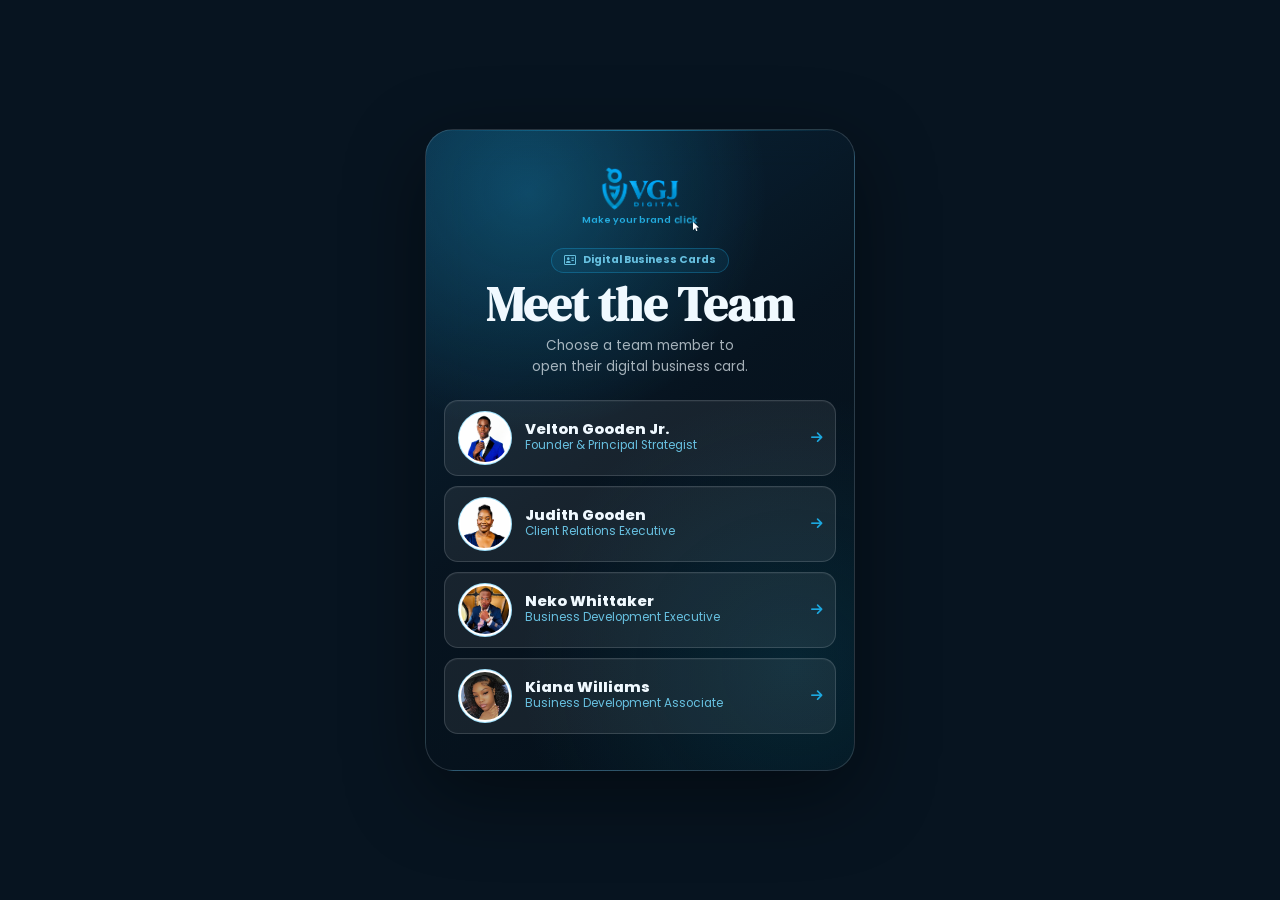
<file: index.html>
<!doctype html>
<html lang="en-JM">
<head>
  <meta charset="utf-8">
  <meta name="viewport" content="width=device-width, initial-scale=1">
  <title>Meet the Team | VGJ Digital</title>
  <meta name="description" content="Digital business cards for the VGJ Digital team.">
  <meta name="robots" content="noindex, nofollow, noarchive">
  <link rel="icon" href="assets/brand/favicon.svg" type="image/svg+xml">
  <meta name="theme-color" content="#071420">
  <link rel="preconnect" href="https://fonts.googleapis.com">
  <link rel="preconnect" href="https://fonts.gstatic.com" crossorigin>
  <link href="https://fonts.googleapis.com/css2?family=DM+Serif+Display&family=Poppins:wght@400;500;600;700;800&display=swap" rel="stylesheet" referrerpolicy="no-referrer">
  <link rel="stylesheet" href="https://cdnjs.cloudflare.com/ajax/libs/font-awesome/6.5.2/css/all.min.css" crossorigin="anonymous" referrerpolicy="no-referrer">
  <link rel="stylesheet" href="assets/css/card.css?v=20260602-mobilebalance">
</head>
<body class="directory-page">
  <main class="directory" aria-label="VGJ Digital card directory">
    <div class="directory__brand-block">
      <img class="directory__brand" src="assets/brand/vgj-logo-h.png" alt="VGJ Digital">
      <div class="directory__tagline">Make your brand <span class="click-target"><span class="click-mark" aria-hidden="true"></span><span class="click-word">click</span></span></div>
    </div>

    <header class="directory__header">
      <span class="directory__kicker"><i class="fa-regular fa-address-card" aria-hidden="true"></i> Digital Business Cards</span>
      <h1>Meet the Team</h1>
      <p>Choose a team member to open their digital business card.</p>
    </header>

    <nav class="directory__grid" aria-label="Team cards">
      <a class="directory-link" href="velton/">
        <img src="assets/team/velton-gooden-jr.png" alt="Velton Gooden Jr.">
        <span><strong>Velton Gooden Jr.</strong>Founder &amp; Principal Strategist</span>
        <i class="fa-solid fa-arrow-right" aria-hidden="true"></i>
      </a>
      <a class="directory-link" href="judith/">
        <img src="assets/team/judith-gooden.png" alt="Judith Gooden">
        <span><strong>Judith Gooden</strong>Client Relations Executive</span>
        <i class="fa-solid fa-arrow-right" aria-hidden="true"></i>
      </a>
      <a class="directory-link" href="neko/">
        <img src="assets/team/neko-whittaker.png" alt="Neko Whittaker">
        <span><strong>Neko Whittaker</strong>Business Development Executive</span>
        <i class="fa-solid fa-arrow-right" aria-hidden="true"></i>
      </a>
      <a class="directory-link" href="kiana/">
        <img src="assets/team/kiana-williams.jpg" alt="Kiana Williams">
        <span><strong>Kiana Williams</strong>Business Development Associate</span>
        <i class="fa-solid fa-arrow-right" aria-hidden="true"></i>
      </a>
    </nav>
  </main>
</body>
</html>
</file>
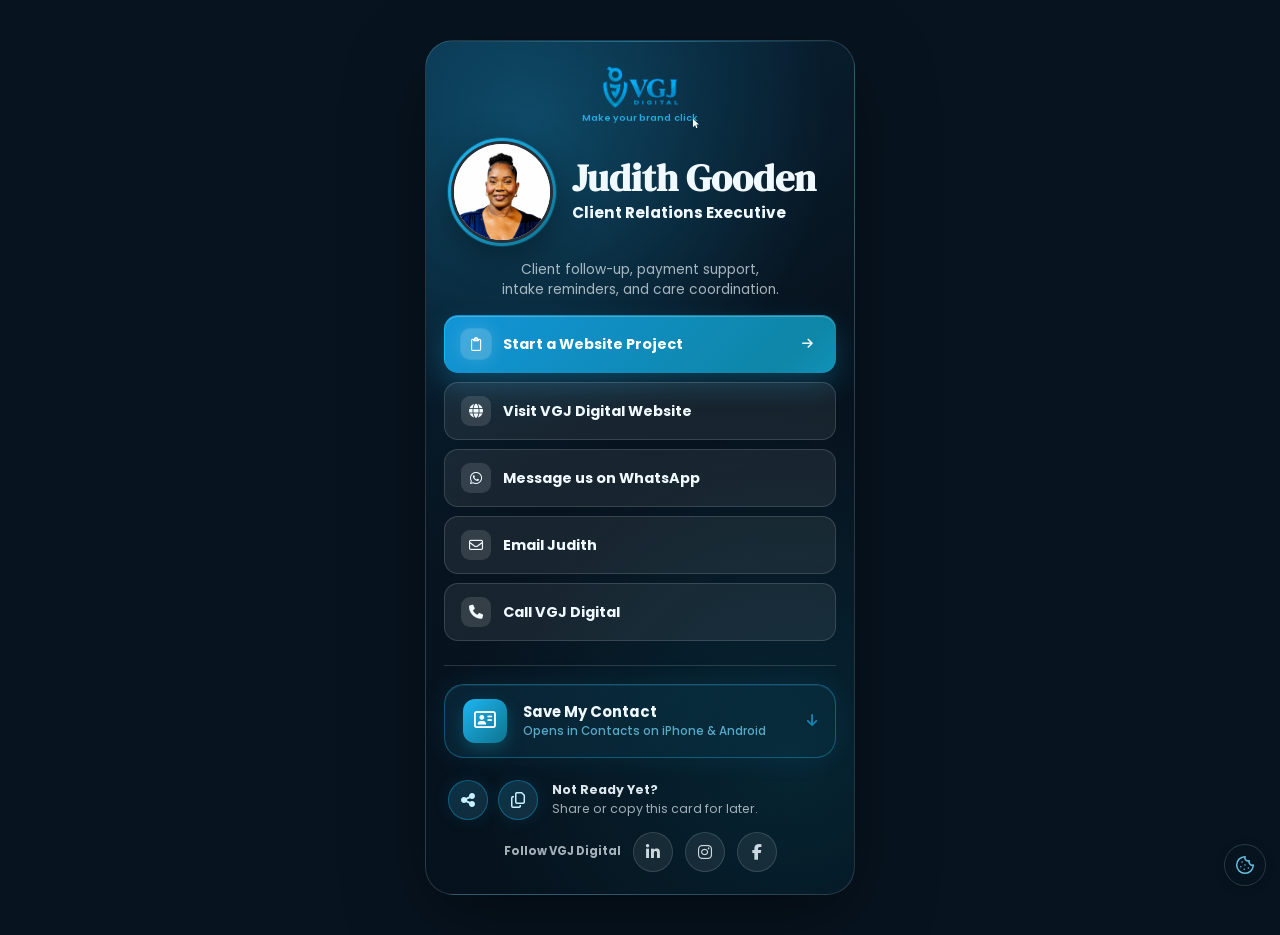
<file: judith/index.html>
<!doctype html>
<html lang="en-JM">
<head>
  <meta charset="utf-8">
  <meta name="viewport" content="width=device-width, initial-scale=1">
  <title>Judith Gooden | VGJ Digital Business Card</title>
  <meta name="description" content="Judith Gooden, Client Relations Executive at VGJ Digital.">
  <meta name="robots" content="noindex, nofollow, noarchive">
  <link rel="icon" href="../assets/brand/favicon.svg" type="image/svg+xml">
  <meta property="og:title" content="Judith Gooden | VGJ Digital">
  <meta property="og:description" content="Client Relations Executive at VGJ Digital.">
  <meta property="og:type" content="profile">
  <meta property="og:image" content="https://card.vgjdigital.com/assets/team/judith-gooden.png">
  <meta name="theme-color" content="#071420">
  <link rel="preconnect" href="https://fonts.googleapis.com">
  <link rel="preconnect" href="https://fonts.gstatic.com" crossorigin>
  <link href="https://fonts.googleapis.com/css2?family=DM+Serif+Display&family=Poppins:wght@400;500;600;700;800&display=swap" rel="stylesheet" referrerpolicy="no-referrer">
  <link rel="stylesheet" href="https://cdnjs.cloudflare.com/ajax/libs/font-awesome/6.5.2/css/all.min.css" crossorigin="anonymous" referrerpolicy="no-referrer">
  <link rel="stylesheet" href="../assets/css/card.css?v=20260602-mobilebalance">
  <script src="../assets/js/analytics.js?v=20260602-mobilebalance"></script>
  <script src="../assets/js/card.js?v=20260602-mobilebalance" defer></script>
</head>
<body data-card-person="judith">
  <main class="shell" aria-label="Digital business card for Judith Gooden">
    <section class="card">
      <div class="hero">
        <a class="brand-row" href="https://vgjdigital.com/?utm_source=digital-card&amp;utm_medium=referral&amp;utm_campaign=vgj_internal_cards&amp;utm_content=judith" aria-label="Visit VGJ Digital Website" data-event="tap_logo" data-link-type="logo">
          <img class="logo" src="../assets/brand/vgj-logo-h.png" alt="VGJ Digital logo">
          <div class="eyebrow">Make your brand <span class="click-target"><span class="click-mark" aria-hidden="true"></span><span class="click-word">click</span></span></div>
        </a>

        <div class="profile-block">
          <div class="portrait-wrap">
            <img class="portrait" src="../assets/team/judith-gooden.png" alt="Judith Gooden">
          </div>

          <div class="profile-copy">
            <h1>Judith Gooden</h1>
            <p class="title">Client Relations Executive</p>
          </div>
        </div>
        <p class="bio">Client follow-up, payment support, intake reminders, and care coordination.</p>
      </div>

      <div class="actions">
        <a class="button primary" href="https://www.vgjdigital.com/packages/" aria-label="Start a Website Project with VGJ Digital" data-event="tap_start_project" data-link-type="start_project">
          <span class="icon"><i class="fa-regular fa-clipboard" aria-hidden="true"></i></span>
          <span class="button__text">Start a Website Project</span>
          <i class="fa-solid fa-arrow-right button__cue" aria-hidden="true"></i>
        </a>

        <a class="button" href="https://vgjdigital.com/?utm_source=digital-card&amp;utm_medium=referral&amp;utm_campaign=vgj_internal_cards&amp;utm_content=judith" aria-label="Visit VGJ Digital Website" data-event="tap_website" data-link-type="website">
          <span class="icon"><i class="fa-solid fa-globe" aria-hidden="true"></i></span>
          Visit VGJ Digital Website
        </a>

        <a class="button" href="https://wa.me/18765735858?text=Hi%20Judith%2C%20I%20got%20your%20VGJ%20Digital%20card%20and%20wanted%20to%20connect." aria-label="Message us on WhatsApp" data-event="tap_whatsapp" data-link-type="whatsapp">
          <span class="icon"><i class="fa-brands fa-whatsapp" aria-hidden="true"></i></span>
          Message us on WhatsApp
        </a>

        <a class="button" href="mailto:judith@vgjdigital.com?subject=Following%20up%20with%20Judith%20from%20your%20VGJ%20Digital%20card" aria-label="Email Judith" data-event="tap_email" data-link-type="email">
          <span class="icon"><i class="fa-regular fa-envelope" aria-hidden="true"></i></span>
          Email Judith
        </a>

        <a class="button" href="tel:+18765735858" aria-label="Call VGJ Digital" data-event="tap_call" data-link-type="call">
          <span class="icon"><i class="fa-solid fa-phone" aria-hidden="true"></i></span>
          Call VGJ Digital
        </a>

      </div>

      <div class="divider"></div>

      <div class="save-wrap">
        <a class="save-card" id="saveCardLink" href="judith-gooden.vcf" download data-event="tap_save_contact" data-link-type="save_contact">
          <div class="save-card__icon">
            <i class="fa-regular fa-address-card" aria-hidden="true"></i>
          </div>
          <div class="save-card__body">
            <strong class="save-card__title">Save My Contact</strong>
            <span class="save-card__sub">Opens in Contacts on iPhone &amp; Android</span>
          </div>
          <i class="fa-solid fa-arrow-down save-card__arrow" aria-hidden="true"></i>
        </a>
      </div>

      <div class="footer-tools" aria-label="Save this card for later">
        <div class="quick-actions">
          <button class="social-link utility-link" type="button" data-card-action="share" aria-label="Share this card" title="Share this card" data-event="tap_share_card" data-link-type="share_card">
            <i class="fa-solid fa-share-nodes" aria-hidden="true"></i>
          </button>
          <button class="social-link utility-link" type="button" data-card-action="copy" aria-label="Copy card link" title="Copy card link" data-event="tap_copy_link" data-link-type="copy_link">
            <i class="fa-regular fa-copy" aria-hidden="true"></i>
          </button>
        </div>
        <p class="footer-note">
          <strong>Not Ready Yet?</strong>
          <span>Share or copy this card for later.</span>
        </p>
      </div>

      <nav class="social-row" aria-label="VGJ Digital company social pages">
        <span class="social-row__label">Follow VGJ Digital</span>
        <a class="social-link" href="https://www.linkedin.com/company/vgj-digital" aria-label="Follow VGJ Digital on LinkedIn" data-event="tap_linkedin" data-link-type="linkedin">
          <i class="fa-brands fa-linkedin-in" aria-hidden="true"></i>
        </a>
        <a class="social-link" href="https://www.instagram.com/vgjdigital/" aria-label="Follow VGJ Digital on Instagram" data-event="tap_instagram" data-link-type="instagram">
          <i class="fa-brands fa-instagram" aria-hidden="true"></i>
        </a>
        <a class="social-link" href="https://www.facebook.com/vgjdigital/" aria-label="Follow VGJ Digital on Facebook" data-event="tap_facebook" data-link-type="facebook">
          <i class="fa-brands fa-facebook-f" aria-hidden="true"></i>
        </a>
      </nav>
    </section>
  </main>

  <div class="dl-modal" id="dlModal" role="dialog" aria-modal="true" aria-labelledby="dlModalTitle" aria-describedby="dlModalBody" hidden>
    <div class="dl-modal__backdrop" id="dlBackdrop"></div>
    <div class="dl-modal__sheet">
      <button class="dl-modal__close" id="dlClose" type="button" aria-label="Close"><i class="fa-solid fa-xmark" aria-hidden="true"></i></button>
      <div class="dl-modal__icon"><i class="fa-regular fa-address-card" aria-hidden="true"></i></div>
      <h2 class="dl-modal__title" id="dlModalTitle">One small step</h2>
      <p class="dl-modal__body" id="dlModalBody">
        Open the downloaded file to save this contact. It is a standard <strong>.vcf file</strong>.
      </p>
      <ul class="dl-modal__steps">
        <li><strong>iOS:</strong> It may have opened in Contacts already.</li>
        <li><strong>Android:</strong> Open the file, choose Contacts if prompted, then press Import.</li>
      </ul>
      <button class="dl-modal__btn" id="dlDone" type="button">Got it</button>
    </div>
  </div>
</body>
</html>
</file>
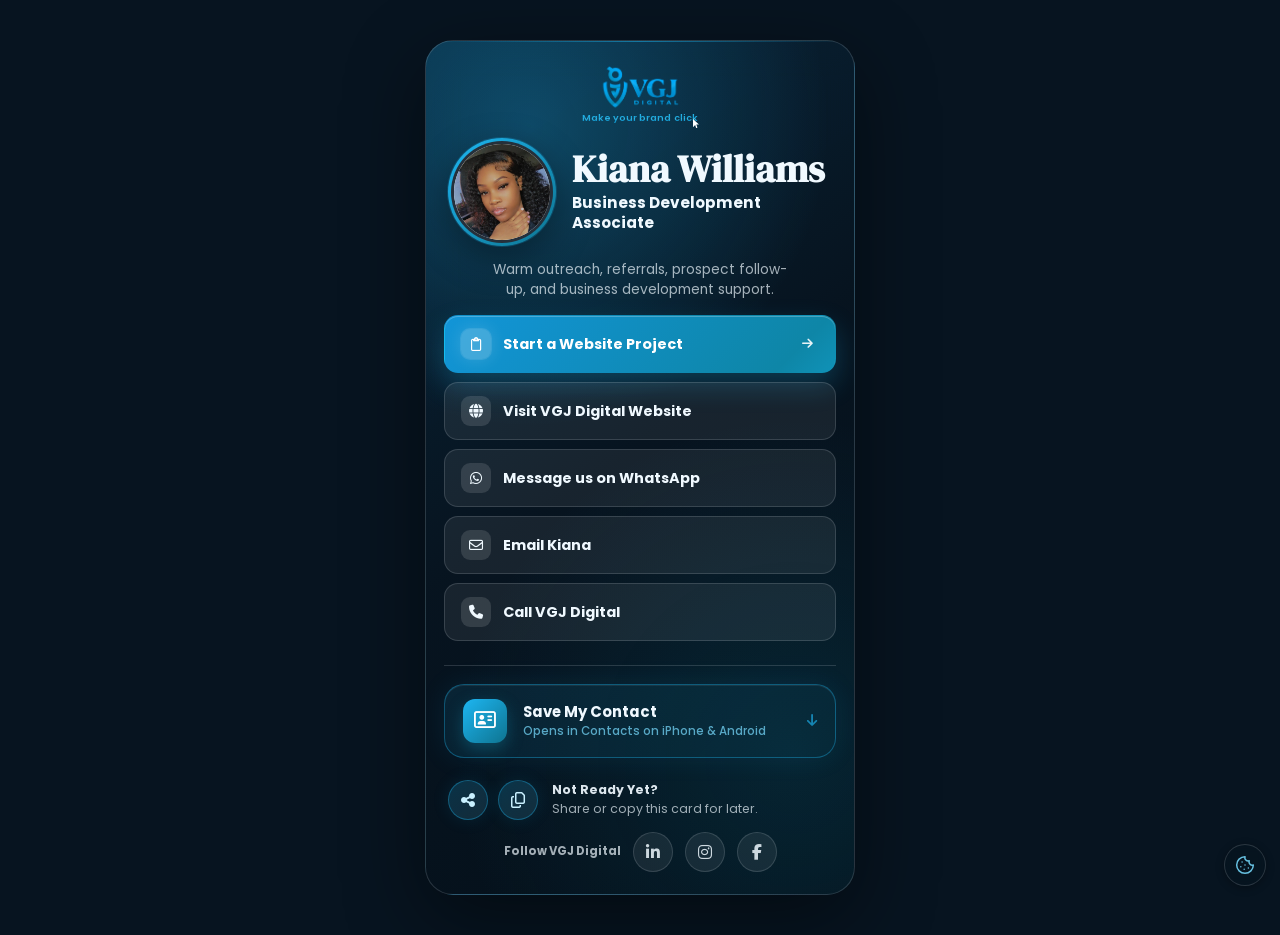
<file: kiana/index.html>
<!doctype html>
<html lang="en-JM">
<head>
  <meta charset="utf-8">
  <meta name="viewport" content="width=device-width, initial-scale=1">
  <title>Kiana Williams | VGJ Digital Business Card</title>
  <meta name="description" content="Kiana Williams, Business Development Associate at VGJ Digital.">
  <meta name="robots" content="noindex, nofollow, noarchive">
  <link rel="icon" href="../assets/brand/favicon.svg" type="image/svg+xml">
  <meta property="og:title" content="Kiana Williams | VGJ Digital">
  <meta property="og:description" content="Business Development Associate at VGJ Digital.">
  <meta property="og:type" content="profile">
  <meta property="og:image" content="https://card.vgjdigital.com/assets/team/kiana-williams.jpg">
  <meta name="theme-color" content="#071420">
  <link rel="preconnect" href="https://fonts.googleapis.com">
  <link rel="preconnect" href="https://fonts.gstatic.com" crossorigin>
  <link href="https://fonts.googleapis.com/css2?family=DM+Serif+Display&family=Poppins:wght@400;500;600;700;800&display=swap" rel="stylesheet" referrerpolicy="no-referrer">
  <link rel="stylesheet" href="https://cdnjs.cloudflare.com/ajax/libs/font-awesome/6.5.2/css/all.min.css" crossorigin="anonymous" referrerpolicy="no-referrer">
  <link rel="stylesheet" href="../assets/css/card.css?v=20260602-mobilebalance">
  <script src="../assets/js/analytics.js?v=20260602-mobilebalance"></script>
  <script src="../assets/js/card.js?v=20260602-mobilebalance" defer></script>
</head>
<body data-card-person="kiana">
  <main class="shell" aria-label="Digital business card for Kiana Williams">
    <section class="card">
      <div class="hero">
        <a class="brand-row" href="https://vgjdigital.com/?utm_source=digital-card&amp;utm_medium=referral&amp;utm_campaign=vgj_internal_cards&amp;utm_content=kiana" aria-label="Visit VGJ Digital Website" data-event="tap_logo" data-link-type="logo">
          <img class="logo" src="../assets/brand/vgj-logo-h.png" alt="VGJ Digital logo">
          <div class="eyebrow">Make your brand <span class="click-target"><span class="click-mark" aria-hidden="true"></span><span class="click-word">click</span></span></div>
        </a>

        <div class="profile-block">
          <div class="portrait-wrap">
            <img class="portrait" src="../assets/team/kiana-williams.jpg" alt="Kiana Williams">
          </div>

          <div class="profile-copy">
            <h1>Kiana Williams</h1>
            <p class="title">Business Development Associate</p>
          </div>
        </div>
        <p class="bio">Warm outreach, referrals, prospect follow-up, and business development support.</p>
      </div>

      <div class="actions">
        <a class="button primary" href="https://www.vgjdigital.com/packages/" aria-label="Start a Website Project with VGJ Digital" data-event="tap_start_project" data-link-type="start_project">
          <span class="icon"><i class="fa-regular fa-clipboard" aria-hidden="true"></i></span>
          <span class="button__text">Start a Website Project</span>
          <i class="fa-solid fa-arrow-right button__cue" aria-hidden="true"></i>
        </a>

        <a class="button" href="https://vgjdigital.com/?utm_source=digital-card&amp;utm_medium=referral&amp;utm_campaign=vgj_internal_cards&amp;utm_content=kiana" aria-label="Visit VGJ Digital Website" data-event="tap_website" data-link-type="website">
          <span class="icon"><i class="fa-solid fa-globe" aria-hidden="true"></i></span>
          Visit VGJ Digital Website
        </a>

        <a class="button" href="https://wa.me/18765735858?text=Hi%20Kiana%2C%20I%20got%20your%20VGJ%20Digital%20card%20and%20wanted%20to%20connect." aria-label="Message us on WhatsApp" data-event="tap_whatsapp" data-link-type="whatsapp">
          <span class="icon"><i class="fa-brands fa-whatsapp" aria-hidden="true"></i></span>
          Message us on WhatsApp
        </a>

        <a class="button" href="mailto:kiana@vgjdigital.com?subject=Following%20up%20with%20Kiana%20from%20your%20VGJ%20Digital%20card" aria-label="Email Kiana" data-event="tap_email" data-link-type="email">
          <span class="icon"><i class="fa-regular fa-envelope" aria-hidden="true"></i></span>
          Email Kiana
        </a>

        <a class="button" href="tel:+18765735858" aria-label="Call VGJ Digital" data-event="tap_call" data-link-type="call">
          <span class="icon"><i class="fa-solid fa-phone" aria-hidden="true"></i></span>
          Call VGJ Digital
        </a>

      </div>

      <div class="divider"></div>

      <div class="save-wrap">
        <a class="save-card" id="saveCardLink" href="kiana-williams.vcf" download data-event="tap_save_contact" data-link-type="save_contact">
          <div class="save-card__icon">
            <i class="fa-regular fa-address-card" aria-hidden="true"></i>
          </div>
          <div class="save-card__body">
            <strong class="save-card__title">Save My Contact</strong>
            <span class="save-card__sub">Opens in Contacts on iPhone &amp; Android</span>
          </div>
          <i class="fa-solid fa-arrow-down save-card__arrow" aria-hidden="true"></i>
        </a>
      </div>

      <div class="footer-tools" aria-label="Save this card for later">
        <div class="quick-actions">
          <button class="social-link utility-link" type="button" data-card-action="share" aria-label="Share this card" title="Share this card" data-event="tap_share_card" data-link-type="share_card">
            <i class="fa-solid fa-share-nodes" aria-hidden="true"></i>
          </button>
          <button class="social-link utility-link" type="button" data-card-action="copy" aria-label="Copy card link" title="Copy card link" data-event="tap_copy_link" data-link-type="copy_link">
            <i class="fa-regular fa-copy" aria-hidden="true"></i>
          </button>
        </div>
        <p class="footer-note">
          <strong>Not Ready Yet?</strong>
          <span>Share or copy this card for later.</span>
        </p>
      </div>

      <nav class="social-row" aria-label="VGJ Digital company social pages">
        <span class="social-row__label">Follow VGJ Digital</span>
        <a class="social-link" href="https://www.linkedin.com/company/vgj-digital" aria-label="Follow VGJ Digital on LinkedIn" data-event="tap_linkedin" data-link-type="linkedin">
          <i class="fa-brands fa-linkedin-in" aria-hidden="true"></i>
        </a>
        <a class="social-link" href="https://www.instagram.com/vgjdigital/" aria-label="Follow VGJ Digital on Instagram" data-event="tap_instagram" data-link-type="instagram">
          <i class="fa-brands fa-instagram" aria-hidden="true"></i>
        </a>
        <a class="social-link" href="https://www.facebook.com/vgjdigital/" aria-label="Follow VGJ Digital on Facebook" data-event="tap_facebook" data-link-type="facebook">
          <i class="fa-brands fa-facebook-f" aria-hidden="true"></i>
        </a>
      </nav>
    </section>
  </main>

  <div class="dl-modal" id="dlModal" role="dialog" aria-modal="true" aria-labelledby="dlModalTitle" aria-describedby="dlModalBody" hidden>
    <div class="dl-modal__backdrop" id="dlBackdrop"></div>
    <div class="dl-modal__sheet">
      <button class="dl-modal__close" id="dlClose" type="button" aria-label="Close"><i class="fa-solid fa-xmark" aria-hidden="true"></i></button>
      <div class="dl-modal__icon"><i class="fa-regular fa-address-card" aria-hidden="true"></i></div>
      <h2 class="dl-modal__title" id="dlModalTitle">One small step</h2>
      <p class="dl-modal__body" id="dlModalBody">
        Open the downloaded file to save this contact. It is a standard <strong>.vcf file</strong>.
      </p>
      <ul class="dl-modal__steps">
        <li><strong>iOS:</strong> It may have opened in Contacts already.</li>
        <li><strong>Android:</strong> Open the file, choose Contacts if prompted, then press Import.</li>
      </ul>
      <button class="dl-modal__btn" id="dlDone" type="button">Got it</button>
    </div>
  </div>
</body>
</html>
</file>
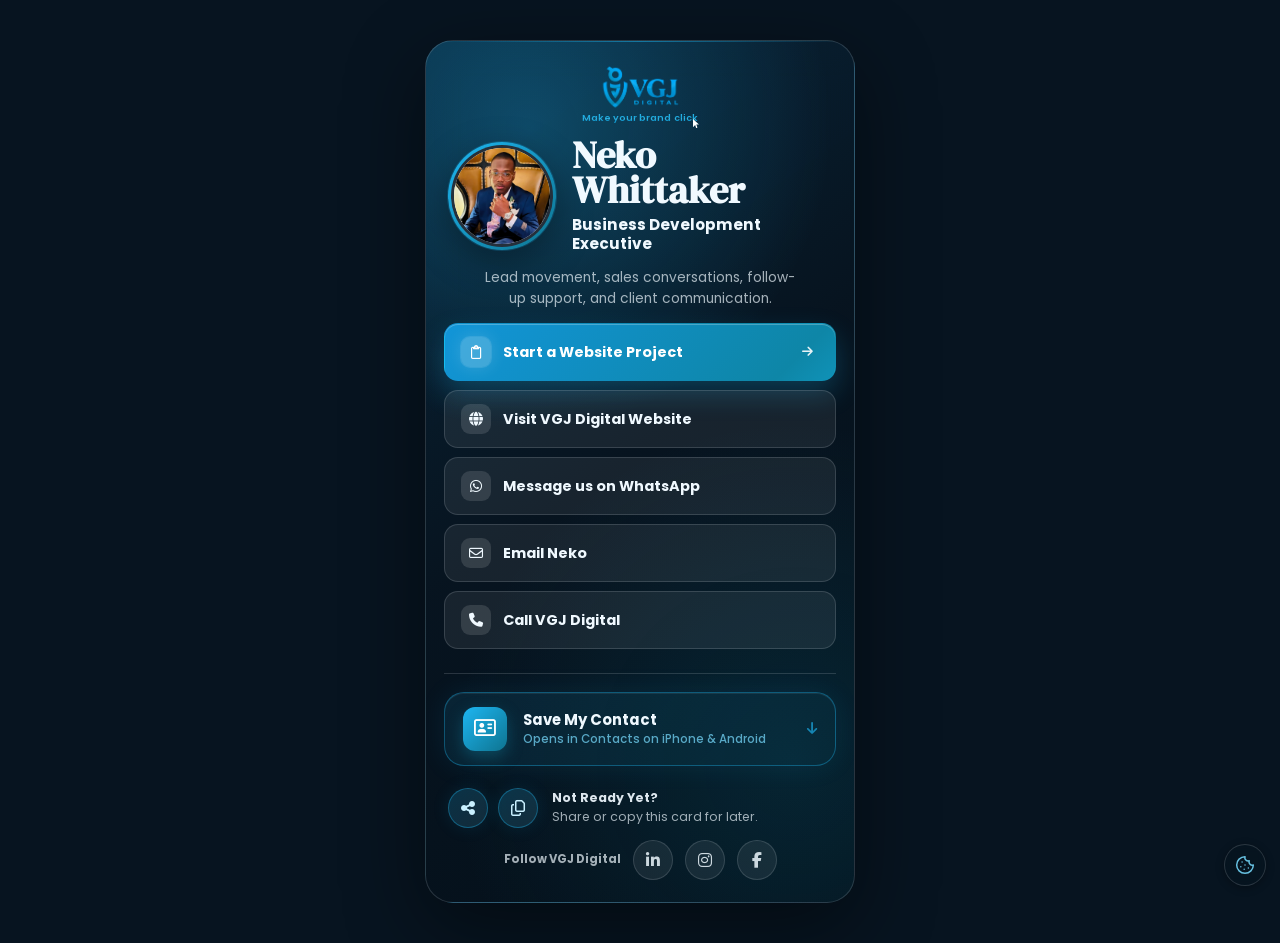
<file: neko/index.html>
<!doctype html>
<html lang="en-JM">
<head>
  <meta charset="utf-8">
  <meta name="viewport" content="width=device-width, initial-scale=1">
  <title>Neko Whittaker | VGJ Digital Business Card</title>
  <meta name="description" content="Neko Whittaker, Business Development Executive at VGJ Digital.">
  <meta name="robots" content="noindex, nofollow, noarchive">
  <link rel="icon" href="../assets/brand/favicon.svg" type="image/svg+xml">
  <meta property="og:title" content="Neko Whittaker | VGJ Digital">
  <meta property="og:description" content="Business Development Executive at VGJ Digital.">
  <meta property="og:type" content="profile">
  <meta property="og:image" content="https://card.vgjdigital.com/assets/team/neko-whittaker.png">
  <meta name="theme-color" content="#071420">
  <link rel="preconnect" href="https://fonts.googleapis.com">
  <link rel="preconnect" href="https://fonts.gstatic.com" crossorigin>
  <link href="https://fonts.googleapis.com/css2?family=DM+Serif+Display&family=Poppins:wght@400;500;600;700;800&display=swap" rel="stylesheet" referrerpolicy="no-referrer">
  <link rel="stylesheet" href="https://cdnjs.cloudflare.com/ajax/libs/font-awesome/6.5.2/css/all.min.css" crossorigin="anonymous" referrerpolicy="no-referrer">
  <link rel="stylesheet" href="../assets/css/card.css?v=20260602-mobilebalance">
  <script src="../assets/js/analytics.js?v=20260602-mobilebalance"></script>
  <script src="../assets/js/card.js?v=20260602-mobilebalance" defer></script>
</head>
<body data-card-person="neko">
  <main class="shell" aria-label="Digital business card for Neko Whittaker">
    <section class="card">
      <div class="hero">
        <a class="brand-row" href="https://vgjdigital.com/?utm_source=digital-card&amp;utm_medium=referral&amp;utm_campaign=vgj_internal_cards&amp;utm_content=neko" aria-label="Visit VGJ Digital Website" data-event="tap_logo" data-link-type="logo">
          <img class="logo" src="../assets/brand/vgj-logo-h.png" alt="VGJ Digital logo">
          <div class="eyebrow">Make your brand <span class="click-target"><span class="click-mark" aria-hidden="true"></span><span class="click-word">click</span></span></div>
        </a>

        <div class="profile-block">
          <div class="portrait-wrap">
            <img class="portrait" src="../assets/team/neko-whittaker.png" alt="Neko Whittaker">
          </div>

          <div class="profile-copy">
            <h1>Neko Whittaker</h1>
            <p class="title">Business Development Executive</p>
          </div>
        </div>
        <p class="bio">Lead movement, sales conversations, follow-up support, and client communication.</p>
      </div>

      <div class="actions">
        <a class="button primary" href="https://www.vgjdigital.com/packages/" aria-label="Start a Website Project with VGJ Digital" data-event="tap_start_project" data-link-type="start_project">
          <span class="icon"><i class="fa-regular fa-clipboard" aria-hidden="true"></i></span>
          <span class="button__text">Start a Website Project</span>
          <i class="fa-solid fa-arrow-right button__cue" aria-hidden="true"></i>
        </a>

        <a class="button" href="https://vgjdigital.com/?utm_source=digital-card&amp;utm_medium=referral&amp;utm_campaign=vgj_internal_cards&amp;utm_content=neko" aria-label="Visit VGJ Digital Website" data-event="tap_website" data-link-type="website">
          <span class="icon"><i class="fa-solid fa-globe" aria-hidden="true"></i></span>
          Visit VGJ Digital Website
        </a>

        <a class="button" href="https://wa.me/18765735858?text=Hi%20Neko%2C%20I%20got%20your%20VGJ%20Digital%20card%20and%20wanted%20to%20connect." aria-label="Message us on WhatsApp" data-event="tap_whatsapp" data-link-type="whatsapp">
          <span class="icon"><i class="fa-brands fa-whatsapp" aria-hidden="true"></i></span>
          Message us on WhatsApp
        </a>

        <a class="button" href="mailto:neko@vgjdigital.com?subject=Following%20up%20with%20Neko%20from%20your%20VGJ%20Digital%20card" aria-label="Email Neko" data-event="tap_email" data-link-type="email">
          <span class="icon"><i class="fa-regular fa-envelope" aria-hidden="true"></i></span>
          Email Neko
        </a>

        <a class="button" href="tel:+18765735858" aria-label="Call VGJ Digital" data-event="tap_call" data-link-type="call">
          <span class="icon"><i class="fa-solid fa-phone" aria-hidden="true"></i></span>
          Call VGJ Digital
        </a>

      </div>

      <div class="divider"></div>

      <div class="save-wrap">
        <a class="save-card" id="saveCardLink" href="neko-whittaker.vcf" download data-event="tap_save_contact" data-link-type="save_contact">
          <div class="save-card__icon">
            <i class="fa-regular fa-address-card" aria-hidden="true"></i>
          </div>
          <div class="save-card__body">
            <strong class="save-card__title">Save My Contact</strong>
            <span class="save-card__sub">Opens in Contacts on iPhone &amp; Android</span>
          </div>
          <i class="fa-solid fa-arrow-down save-card__arrow" aria-hidden="true"></i>
        </a>
      </div>

      <div class="footer-tools" aria-label="Save this card for later">
        <div class="quick-actions">
          <button class="social-link utility-link" type="button" data-card-action="share" aria-label="Share this card" title="Share this card" data-event="tap_share_card" data-link-type="share_card">
            <i class="fa-solid fa-share-nodes" aria-hidden="true"></i>
          </button>
          <button class="social-link utility-link" type="button" data-card-action="copy" aria-label="Copy card link" title="Copy card link" data-event="tap_copy_link" data-link-type="copy_link">
            <i class="fa-regular fa-copy" aria-hidden="true"></i>
          </button>
        </div>
        <p class="footer-note">
          <strong>Not Ready Yet?</strong>
          <span>Share or copy this card for later.</span>
        </p>
      </div>

      <nav class="social-row" aria-label="VGJ Digital company social pages">
        <span class="social-row__label">Follow VGJ Digital</span>
        <a class="social-link" href="https://www.linkedin.com/company/vgj-digital" aria-label="Follow VGJ Digital on LinkedIn" data-event="tap_linkedin" data-link-type="linkedin">
          <i class="fa-brands fa-linkedin-in" aria-hidden="true"></i>
        </a>
        <a class="social-link" href="https://www.instagram.com/vgjdigital/" aria-label="Follow VGJ Digital on Instagram" data-event="tap_instagram" data-link-type="instagram">
          <i class="fa-brands fa-instagram" aria-hidden="true"></i>
        </a>
        <a class="social-link" href="https://www.facebook.com/vgjdigital/" aria-label="Follow VGJ Digital on Facebook" data-event="tap_facebook" data-link-type="facebook">
          <i class="fa-brands fa-facebook-f" aria-hidden="true"></i>
        </a>
      </nav>
    </section>
  </main>

  <div class="dl-modal" id="dlModal" role="dialog" aria-modal="true" aria-labelledby="dlModalTitle" aria-describedby="dlModalBody" hidden>
    <div class="dl-modal__backdrop" id="dlBackdrop"></div>
    <div class="dl-modal__sheet">
      <button class="dl-modal__close" id="dlClose" type="button" aria-label="Close"><i class="fa-solid fa-xmark" aria-hidden="true"></i></button>
      <div class="dl-modal__icon"><i class="fa-regular fa-address-card" aria-hidden="true"></i></div>
      <h2 class="dl-modal__title" id="dlModalTitle">One small step</h2>
      <p class="dl-modal__body" id="dlModalBody">
        Open the downloaded file to save this contact. It is a standard <strong>.vcf file</strong>.
      </p>
      <ul class="dl-modal__steps">
        <li><strong>iOS:</strong> It may have opened in Contacts already.</li>
        <li><strong>Android:</strong> Open the file, choose Contacts if prompted, then press Import.</li>
      </ul>
      <button class="dl-modal__btn" id="dlDone" type="button">Got it</button>
    </div>
  </div>
</body>
</html>
</file>
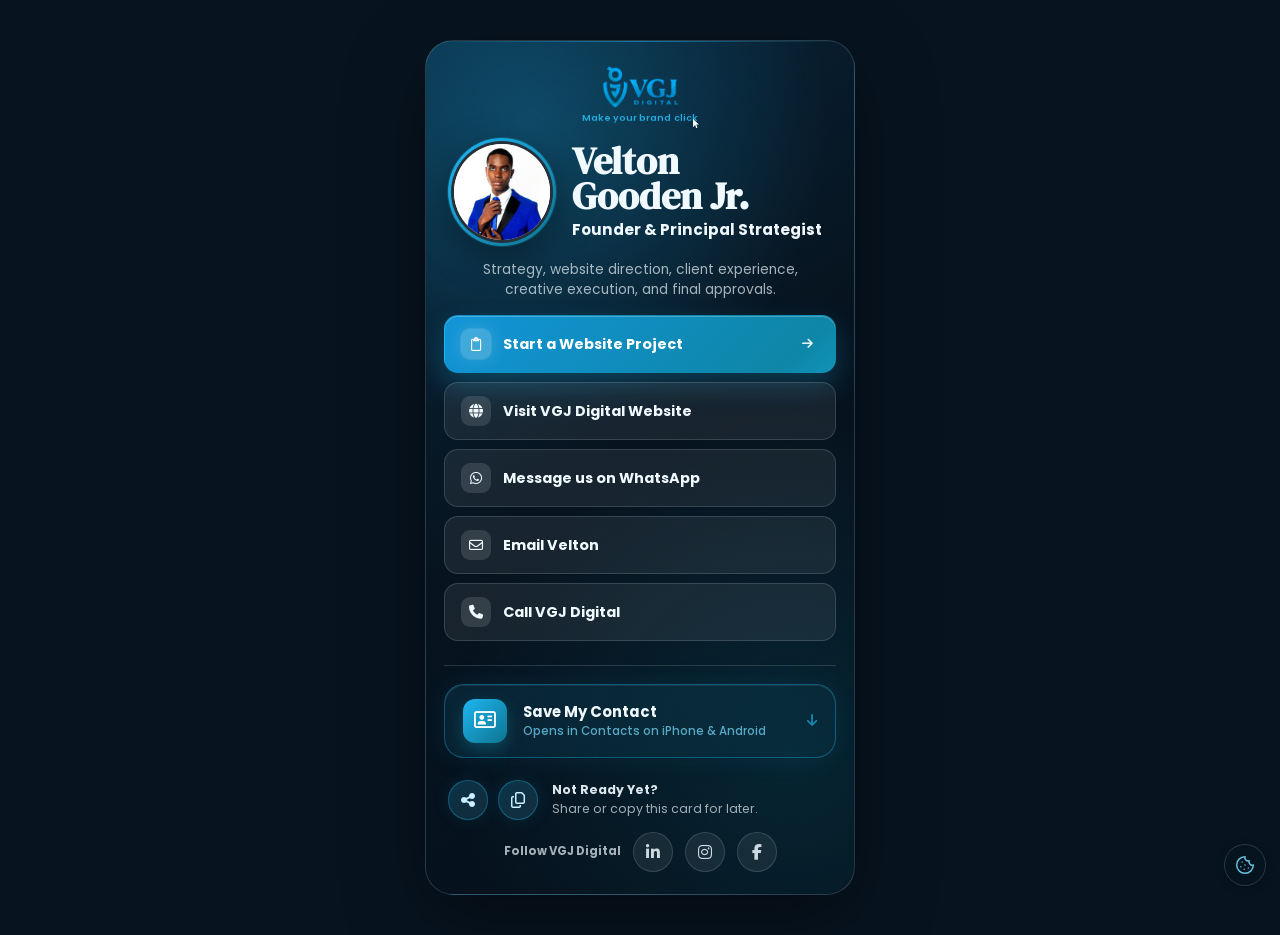
<file: velton/index.html>
<!doctype html>
<html lang="en-JM">
<head>
  <meta charset="utf-8">
  <meta name="viewport" content="width=device-width, initial-scale=1">
  <title>Velton Gooden Jr. | VGJ Digital Business Card</title>
  <meta name="description" content="Velton Gooden Jr., Founder &amp; Principal Strategist at VGJ Digital.">
  <meta name="robots" content="noindex, nofollow, noarchive">
  <link rel="icon" href="../assets/brand/favicon.svg" type="image/svg+xml">
  <meta property="og:title" content="Velton Gooden Jr. | VGJ Digital">
  <meta property="og:description" content="Founder &amp; Principal Strategist at VGJ Digital.">
  <meta property="og:type" content="profile">
  <meta property="og:image" content="https://card.vgjdigital.com/assets/team/velton-gooden-jr.png">
  <meta name="theme-color" content="#071420">
  <link rel="preconnect" href="https://fonts.googleapis.com">
  <link rel="preconnect" href="https://fonts.gstatic.com" crossorigin>
  <link href="https://fonts.googleapis.com/css2?family=DM+Serif+Display&family=Poppins:wght@400;500;600;700;800&display=swap" rel="stylesheet" referrerpolicy="no-referrer">
  <link rel="stylesheet" href="https://cdnjs.cloudflare.com/ajax/libs/font-awesome/6.5.2/css/all.min.css" crossorigin="anonymous" referrerpolicy="no-referrer">
  <link rel="stylesheet" href="../assets/css/card.css?v=20260602-mobilebalance">
  <script src="../assets/js/analytics.js?v=20260602-mobilebalance"></script>
  <script src="../assets/js/card.js?v=20260602-mobilebalance" defer></script>
</head>
<body data-card-person="velton">
  <main class="shell" aria-label="Digital business card for Velton Gooden Jr.">
    <section class="card">
      <div class="hero">
        <a class="brand-row" href="https://vgjdigital.com/?utm_source=digital-card&amp;utm_medium=referral&amp;utm_campaign=vgj_internal_cards&amp;utm_content=velton" aria-label="Visit VGJ Digital Website" data-event="tap_logo" data-link-type="logo">
          <img class="logo" src="../assets/brand/vgj-logo-h.png" alt="VGJ Digital logo">
          <div class="eyebrow">Make your brand <span class="click-target"><span class="click-mark" aria-hidden="true"></span><span class="click-word">click</span></span></div>
        </a>

        <div class="profile-block">
          <div class="portrait-wrap">
            <img class="portrait" src="../assets/team/velton-gooden-jr.png" alt="Velton Gooden Jr.">
          </div>

          <div class="profile-copy">
            <h1>Velton Gooden Jr.</h1>
            <p class="title">Founder &amp; Principal Strategist</p>
          </div>
        </div>
        <p class="bio">Strategy, website direction, client experience, creative execution, and final approvals.</p>
      </div>

      <div class="actions">
        <a class="button primary" href="https://www.vgjdigital.com/packages/" aria-label="Start a Website Project with VGJ Digital" data-event="tap_start_project" data-link-type="start_project">
          <span class="icon"><i class="fa-regular fa-clipboard" aria-hidden="true"></i></span>
          <span class="button__text">Start a Website Project</span>
          <i class="fa-solid fa-arrow-right button__cue" aria-hidden="true"></i>
        </a>

        <a class="button" href="https://vgjdigital.com/?utm_source=digital-card&amp;utm_medium=referral&amp;utm_campaign=vgj_internal_cards&amp;utm_content=velton" aria-label="Visit VGJ Digital Website" data-event="tap_website" data-link-type="website">
          <span class="icon"><i class="fa-solid fa-globe" aria-hidden="true"></i></span>
          Visit VGJ Digital Website
        </a>

        <a class="button" href="https://wa.me/18765735858?text=Hi%20Velton%2C%20I%20got%20your%20VGJ%20Digital%20card%20and%20wanted%20to%20connect." aria-label="Message us on WhatsApp" data-event="tap_whatsapp" data-link-type="whatsapp">
          <span class="icon"><i class="fa-brands fa-whatsapp" aria-hidden="true"></i></span>
          Message us on WhatsApp
        </a>

        <a class="button" href="mailto:velton@vgjdigital.com?subject=Following%20up%20from%20your%20VGJ%20Digital%20card" aria-label="Email Velton" data-event="tap_email" data-link-type="email">
          <span class="icon"><i class="fa-regular fa-envelope" aria-hidden="true"></i></span>
          Email Velton
        </a>

        <a class="button" href="tel:+18765735858" aria-label="Call VGJ Digital" data-event="tap_call" data-link-type="call">
          <span class="icon"><i class="fa-solid fa-phone" aria-hidden="true"></i></span>
          Call VGJ Digital
        </a>

      </div>

      <div class="divider"></div>

      <div class="save-wrap">
        <a class="save-card" id="saveCardLink" href="velton-gooden-jr.vcf" download data-event="tap_save_contact" data-link-type="save_contact">
          <div class="save-card__icon">
            <i class="fa-regular fa-address-card" aria-hidden="true"></i>
          </div>
          <div class="save-card__body">
            <strong class="save-card__title">Save My Contact</strong>
            <span class="save-card__sub">Opens in Contacts on iPhone &amp; Android</span>
          </div>
          <i class="fa-solid fa-arrow-down save-card__arrow" aria-hidden="true"></i>
        </a>
      </div>

      <div class="footer-tools" aria-label="Save this card for later">
        <div class="quick-actions">
          <button class="social-link utility-link" type="button" data-card-action="share" aria-label="Share this card" title="Share this card" data-event="tap_share_card" data-link-type="share_card">
            <i class="fa-solid fa-share-nodes" aria-hidden="true"></i>
          </button>
          <button class="social-link utility-link" type="button" data-card-action="copy" aria-label="Copy card link" title="Copy card link" data-event="tap_copy_link" data-link-type="copy_link">
            <i class="fa-regular fa-copy" aria-hidden="true"></i>
          </button>
        </div>
        <p class="footer-note">
          <strong>Not Ready Yet?</strong>
          <span>Share or copy this card for later.</span>
        </p>
      </div>

      <nav class="social-row" aria-label="VGJ Digital company social pages">
        <span class="social-row__label">Follow VGJ Digital</span>
        <a class="social-link" href="https://www.linkedin.com/company/vgj-digital" aria-label="Follow VGJ Digital on LinkedIn" data-event="tap_linkedin" data-link-type="linkedin">
          <i class="fa-brands fa-linkedin-in" aria-hidden="true"></i>
        </a>
        <a class="social-link" href="https://www.instagram.com/vgjdigital/" aria-label="Follow VGJ Digital on Instagram" data-event="tap_instagram" data-link-type="instagram">
          <i class="fa-brands fa-instagram" aria-hidden="true"></i>
        </a>
        <a class="social-link" href="https://www.facebook.com/vgjdigital/" aria-label="Follow VGJ Digital on Facebook" data-event="tap_facebook" data-link-type="facebook">
          <i class="fa-brands fa-facebook-f" aria-hidden="true"></i>
        </a>
      </nav>
    </section>
  </main>

  <div class="dl-modal" id="dlModal" role="dialog" aria-modal="true" aria-labelledby="dlModalTitle" aria-describedby="dlModalBody" hidden>
    <div class="dl-modal__backdrop" id="dlBackdrop"></div>
    <div class="dl-modal__sheet">
      <button class="dl-modal__close" id="dlClose" type="button" aria-label="Close"><i class="fa-solid fa-xmark" aria-hidden="true"></i></button>
      <div class="dl-modal__icon"><i class="fa-regular fa-address-card" aria-hidden="true"></i></div>
      <h2 class="dl-modal__title" id="dlModalTitle">One small step</h2>
      <p class="dl-modal__body" id="dlModalBody">
        Open the downloaded file to save this contact. It is a standard <strong>.vcf file</strong>.
      </p>
      <ul class="dl-modal__steps">
        <li><strong>iOS:</strong> It may have opened in Contacts already.</li>
        <li><strong>Android:</strong> Open the file, choose Contacts if prompted, then press Import.</li>
      </ul>
      <button class="dl-modal__btn" id="dlDone" type="button">Got it</button>
    </div>
  </div>
</body>
</html>
</file>
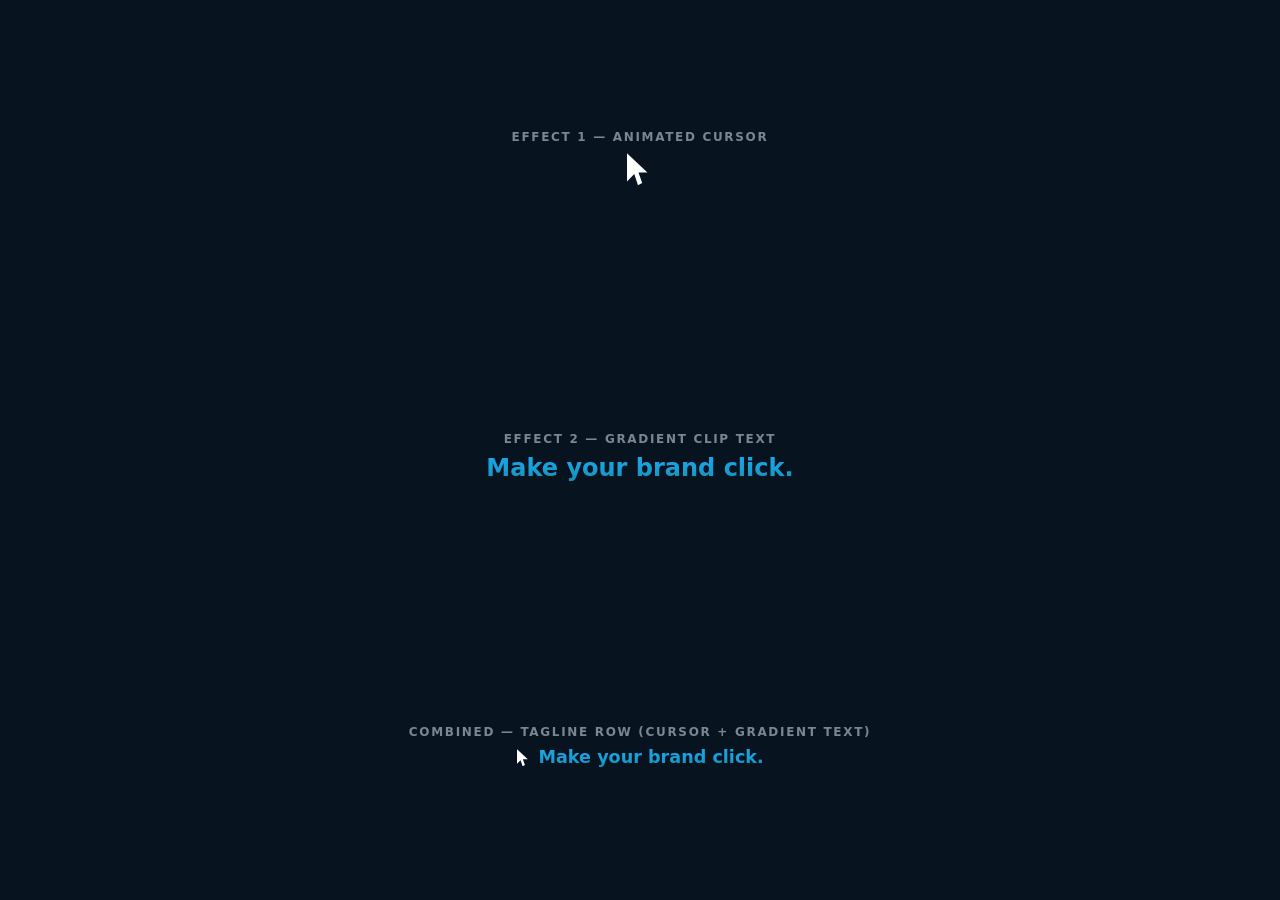
<file: dbc-effects-kit/demo.html>
<!doctype html>
<html lang="en">
<head>
  <meta charset="utf-8">
  <meta name="viewport" content="width=device-width, initial-scale=1">
  <title>VGJ Digital — Hero Effects Demo</title>
  <style>
    /* ── Base reset ─────────────────────────────────── */
    *, *::before, *::after { box-sizing: border-box; }
    body {
      margin: 0;
      background: #071420;
      color: #f0f9ff;
      font-family: system-ui, sans-serif;
      display: grid;
      place-items: center;
      min-height: 100vh;
      padding: 2rem;
      gap: 3rem;
    }
    section {
      text-align: center;
    }
    h2 {
      margin: 0 0 0.5rem;
      font-size: 0.75rem;
      letter-spacing: 0.14em;
      text-transform: uppercase;
      color: rgba(240,249,255,0.5);
    }

    /* ── Effect 1: animated cursor ──────────────────── */
    .click-mark {
      position: relative;
      display: inline-grid;
      width: 0.88em;
      height: 1.08em;
      flex: 0 0 auto;
      place-items: center;
      transform-origin: 65% 72%;
      will-change: transform;
      font-size: 2rem;
    }
    .click-mark::before {
      width: 0.82em;
      height: 1em;
      background: #fff;
      clip-path: polygon(0 0, 0 88%, 28% 65%, 42% 100%, 58% 93%, 44% 60%, 78% 60%);
      content: "";
    }
    @media (prefers-reduced-motion: no-preference) {
      .click-mark {
        animation: cursorClickLoop 3s cubic-bezier(0.35, 0, 0.18, 1) infinite;
      }
      @keyframes cursorClickLoop {
        0%, 46%, 100% { transform: translate3d(1.5px, 1.8px, 0) scale(1); }
        64%, 72%       { transform: translate3d(0, -1.4px, 0) scale(1); }
        78%            { transform: translate3d(0, -1.4px, 0) scale(0.92); }
        86%            { transform: translate3d(0, -1.4px, 0) scale(1); }
      }
    }

    /* ── Effect 2: gradient clip text ───────────────── */
    .gradient-text {
      background: linear-gradient(180deg, #1aa7ec 0%, #19a0da 48%, #188eaf 100%);
      background-clip: text;
      -webkit-background-clip: text;
      color: transparent;
      font-size: 1.5rem;
      font-weight: 850;
    }

    /* ── Combined tagline row ────────────────────────── */
    .tagline-row {
      display: inline-flex;
      align-items: center;
      gap: 0.42rem;
      font-size: 1.1rem;
      font-weight: 850;
      line-height: 1.15;
    }
    .tagline-row .click-mark { font-size: 1.1rem; }
    .tagline-row .gradient-text { font-size: inherit; }
  </style>
</head>
<body>

  <section>
    <h2>Effect 1 — Animated cursor</h2>
    <span class="click-mark" aria-hidden="true"></span>
  </section>

  <section>
    <h2>Effect 2 — Gradient clip text</h2>
    <span class="gradient-text">Make your brand click.</span>
  </section>

  <section>
    <h2>Combined — tagline row (cursor + gradient text)</h2>
    <span class="tagline-row">
      <span class="click-mark" aria-hidden="true"></span>
      <span class="gradient-text">Make your brand click.</span>
    </span>
  </section>

</body>
</html>
</file>
<file: assets/css/card.css>
:root {
  --text: #f0f9ff;
  --muted: rgba(240, 249, 255, 0.68);
  --line: rgba(240, 249, 255, 0.15);
  --accent: #1db6f2;
  --accent-2: #67c0e0;
  --radius-lg: 20px;
  --radius-md: 14px;
  font-family: "Poppins", ui-sans-serif, system-ui, -apple-system, sans-serif;
}

*, *::before, *::after { box-sizing: border-box; margin: 0; padding: 0; }

html {
  min-height: 100%;
  background: #071420;
  -webkit-text-size-adjust: 100%;
  text-size-adjust: 100%;
}

body {
  min-height: 100vh;
  min-height: 100svh;
  min-height: 100dvh;
  color: var(--text);
  display: flex;
  justify-content: center;
  overflow-x: hidden;
  overflow-y: auto;
  background: #071420;
}

a { color: inherit; text-decoration: none; }

:where(a, button, input):focus-visible {
  outline: 3px solid var(--accent-2);
  outline-offset: 3px;
  box-shadow: 0 0 0 5px rgba(29, 182, 242, 0.24);
}

.shell {
  width: min(430px, 100vw);
  max-width: 100%;
  min-width: 0;
  min-height: 100vh;
  min-height: 100svh;
  min-height: 100dvh;
  height: auto;
  display: flex;
  flex-direction: column;
}

.card {
  width: 100%;
  min-width: 0;
  flex: 1 0 auto;
  min-height: 100vh;
  min-height: 100svh;
  min-height: 100dvh;
  display: flex;
  flex-direction: column;
  overflow: visible;
  position: relative;
  background:
    radial-gradient(circle at 24% 14%, rgba(29, 182, 242, 0.20), transparent 46%),
    radial-gradient(circle at 84% 88%, rgba(14, 116, 144, 0.16), transparent 42%),
    linear-gradient(160deg, #08283c 0%, #071420 48%, #04101a 100%);
  border-inline: 1px solid var(--line);
}

.card::before {
  content: "";
  position: absolute;
  top: 0;
  left: 0;
  right: 0;
  height: 1px;
  background: linear-gradient(90deg, transparent, rgba(29, 182, 242, 0.5), transparent);
  pointer-events: none;
  z-index: 1;
}

.hero {
  flex: none;
  min-height: auto;
  overflow: visible;
  display: flex;
  flex-direction: column;
  align-items: center;
  justify-content: flex-start;
  text-align: center;
  padding: clamp(12px, 1.8vh, 28px) 22px clamp(8px, 1vh, 18px);
  padding: calc(clamp(12px, 1.8vh, 28px) + env(safe-area-inset-top, 0px)) 22px clamp(8px, 1vh, 18px);
  gap: clamp(6px, 1.1vh, 14px);
}

.brand-row {
  display: flex;
  flex-direction: column;
  justify-content: center;
  align-items: center;
  gap: clamp(2px, 0.45vh, 5px);
}

.logo {
  width: auto;
  max-width: 172px;
  max-height: clamp(28px, 4vh, 44px);
  object-fit: contain;
}

.profile-block {
  width: 100%;
  min-width: 0;
  display: flex;
  flex-direction: row;
  align-items: center;
  justify-content: center;
  gap: clamp(10px, 1.4vh, 16px);
}

.profile-copy {
  flex: 1;
  min-width: 0;
  display: grid;
  justify-items: start;
  gap: clamp(3px, 0.6vh, 7px);
  text-align: left;
}

.portrait-wrap {
  width: clamp(72px, 11vh, 118px);
  height: clamp(72px, 11vh, 118px);
  flex-shrink: 0;
  border-radius: 999px;
  padding: 3px;
  background: linear-gradient(135deg, #1db6f2, #0e7490);
  box-shadow: 0 0 0 1px rgba(29, 182, 242, 0.2), 0 12px 36px rgba(0, 0, 0, 0.35);
}

.portrait {
  width: 100%;
  height: 100%;
  display: block;
  border-radius: inherit;
  object-fit: cover;
  object-position: center top;
  border: 3px solid rgba(7, 20, 32, 0.88);
  background: #fff;
}

.eyebrow {
  display: inline-flex;
  align-items: center;
  justify-content: center;
  gap: 6px;
  max-width: 100%;
  padding: clamp(4px, 0.5vh, 6px) clamp(8px, 1.2vh, 14px);
  border: 1px solid rgba(29, 182, 242, 0.28);
  border-radius: 999px;
  color: var(--accent-2);
  background: rgba(29, 182, 242, 0.08);
  font-size: clamp(0.58rem, 0.95vh, 0.72rem);
  font-weight: 700;
  letter-spacing: 0;
  line-height: 1.25;
  text-transform: none;
  text-wrap: balance;
}

.eyebrow i {
  color: var(--accent);
  font-size: 0.9em;
  line-height: 1;
}

.brand-row .eyebrow {
  gap: 3px;
  padding: 0;
  border: 0;
  border-radius: 0;
  background: linear-gradient(180deg, #2cb9ee 0%, #1ba5d8 43%, #38b8e6 53%, #1498cc 66%, #108fc4 100%);
  background-clip: text;
  -webkit-background-clip: text;
  color: transparent;
  -webkit-text-fill-color: transparent;
  font-size: clamp(0.58rem, 0.92vh, 0.72rem);
  font-weight: 600;
  line-height: 1.18;
  text-shadow: none;
}

.click-mark {
  position: relative;
  width: 0.78em;
  height: 1em;
  display: inline-grid;
  place-items: center;
  flex: 0 0 auto;
  transform-origin: 65% 72%;
  will-change: transform;
  backface-visibility: hidden;
}

.click-mark::before {
  width: 0.82em;
  height: 1em;
  background: #fff;
  clip-path: polygon(0 0, 0 88%, 28% 65%, 42% 100%, 58% 93%, 44% 60%, 78% 60%);
  content: "";
}

.click-target {
  position: relative;
  display: inline-block;
}

.click-target .click-mark {
  position: absolute;
  right: -0.2em;
  bottom: -0.5em;
  left: auto;
  top: auto;
  z-index: 1;
}

.click-word {
  display: inline-block;
  will-change: transform;
  backface-visibility: hidden;
}

.brand-row .click-word,
.directory__tagline .click-word {
  background: linear-gradient(180deg, #2cb9ee 0%, #1ba5d8 43%, #38b8e6 53%, #1498cc 66%, #108fc4 100%);
  -webkit-background-clip: text;
  background-clip: text;
  -webkit-text-fill-color: transparent;
  color: transparent;
}

@media (prefers-reduced-motion: no-preference) {
  .brand-row .click-mark,
  .directory__tagline .click-mark {
    animation: cursorClickLoop 3s cubic-bezier(0.35, 0, 0.18, 1) infinite;
  }

  .brand-row .click-word,
  .directory__tagline .click-word {
    animation: wordClickReact 3s cubic-bezier(0.35, 0, 0.18, 1) infinite;
  }
}

@keyframes cursorClickLoop {
  0%, 46%, 100% {
    transform: translate3d(1.5px, 1.8px, 0) scale(1);
  }

  64%, 72% {
    transform: translate3d(0, -1.4px, 0) scale(1);
  }

  78% {
    transform: translate3d(0, -1.4px, 0) scale(0.92);
  }

  86% {
    transform: translate3d(0, -1.4px, 0) scale(1);
  }
}

@keyframes wordClickReact {
  0%, 76%, 100% { transform: scale(1); }
  82% { transform: scale(0.85); }
  90% { transform: scale(1.07); }
  96% { transform: scale(1); }
}

h1 {
  font-family: "DM Serif Display", Georgia, serif;
  width: auto;
  max-width: 100%;
  font-size: clamp(1.55rem, 3.9vh, 2.45rem);
  line-height: 0.94;
  text-align: left;
  letter-spacing: 0;
  text-wrap: balance;
  overflow-wrap: break-word;
}

.title {
  width: 100%;
  max-width: 24rem;
  color: var(--text);
  font-size: clamp(0.78rem, 1.35vh, 0.95rem);
  font-weight: 700;
  line-height: 1.3;
  text-align: left;
  text-wrap: balance;
}

.bio {
  max-width: 24rem;
  color: var(--muted);
  font-size: clamp(0.7rem, 1.15vh, 0.86rem);
  font-weight: 400;
  line-height: 1.48;
  text-wrap: balance;
}

.actions {
  flex-shrink: 0;
  padding: 0 16px clamp(3px, 0.5vh, 6px);
  display: grid;
  gap: clamp(4px, 0.65vh, 9px);
}

.button {
  position: relative;
  display: flex;
  align-items: center;
  gap: clamp(8px, 1vh, 12px);
  min-width: 0;
  min-height: clamp(40px, 5vh, 52px);
  padding: clamp(8px, 1vh, 13px) 16px;
  border-radius: var(--radius-md);
  background: rgba(255, 255, 255, 0.07);
  border: 1px solid var(--line);
  font-size: clamp(0.78rem, 1.4vh, 0.9rem);
  font-weight: 700;
  line-height: 1.25;
  white-space: normal;
  overflow: hidden;
  transition: transform 160ms ease, background 160ms ease, border-color 160ms ease, box-shadow 160ms ease;
}

.button:active { transform: scale(0.985); }

@media (hover: hover) {
  .button:hover {
    transform: translateY(-1px);
    background: rgba(255, 255, 255, 0.11);
    border-color: rgba(29, 182, 242, 0.35);
  }
}

.button.primary {
  background: linear-gradient(135deg, #1295d8 0%, #0e86a7 54%, #16c7ff 100%);
  background-size: 160% 160%;
  color: #fff;
  border-color: transparent;
  box-shadow: 0 12px 28px rgba(29, 182, 242, 0.24), inset 0 1px 0 rgba(255, 255, 255, 0.24);
}

@media (hover: hover) {
  .button.primary:hover {
    background: linear-gradient(135deg, #1aa7e8 0%, #1596bf 54%, #35c4ff 100%);
    border-color: transparent;
    box-shadow: 0 14px 34px rgba(29, 182, 242, 0.32), inset 0 1px 0 rgba(255, 255, 255, 0.28);
  }
}

@media (prefers-reduced-motion: no-preference) {
  .button.primary {
    animation: primaryCtaShift 8s ease-in-out infinite;
  }
}

@keyframes primaryCtaShift {
  0%, 100% { background-position: 0% 50%; }
  50% { background-position: 100% 50%; }
}

.icon {
  width: clamp(26px, 3.2vh, 30px);
  height: clamp(26px, 3.2vh, 30px);
  display: flex;
  align-items: center;
  justify-content: center;
  flex-shrink: 0;
  border-radius: 9px;
  background: rgba(255, 255, 255, 0.12);
  font-size: clamp(0.75rem, 1.1vh, 0.88rem);
  line-height: 1;
}

.icon i { display: block; line-height: 1; }
.primary .icon {
  background: rgba(255, 255, 255, 0.20);
  box-shadow: 0 0 0 1px rgba(255, 255, 255, 0.10), 0 0 18px rgba(255, 255, 255, 0.16);
}

.button__text {
  min-width: 0;
}

.button__cue {
  margin-left: auto;
  margin-right: 6px;
  flex-shrink: 0;
  font-size: 0.86em;
  line-height: 1;
  opacity: 0.9;
}

@media (prefers-reduced-motion: no-preference) {
  .primary .button__cue {
    animation: cueNudge 1.7s ease-in-out infinite;
  }
}

@keyframes cueNudge {
  0%, 100% { transform: translateX(0); }
  50% { transform: translateX(3px); }
}

.divider {
  flex-shrink: 0;
  height: 1px;
  background: var(--line);
  margin: clamp(8px, 1.1vh, 18px) 16px 0;
}

.save-wrap {
  flex-shrink: 0;
  padding: clamp(8px, 1.1vh, 18px) 16px clamp(6px, 0.8vh, 12px);
}

.save-card {
  display: flex;
  align-items: center;
  gap: clamp(10px, 1.4vh, 16px);
  min-width: 0;
  padding: clamp(9px, 1.2vh, 16px) clamp(12px, 1.6vh, 18px);
  border-radius: var(--radius-lg);
  background: linear-gradient(135deg, rgba(29, 182, 242, 0.11), rgba(14, 116, 144, 0.09));
  border: 1px solid rgba(29, 182, 242, 0.36);
  box-shadow: 0 0 28px rgba(29, 182, 242, 0.09), inset 0 1px 0 rgba(255, 255, 255, 0.07);
  transition: transform 160ms ease, border-color 160ms ease, box-shadow 160ms ease;
}

@media (hover: hover) {
  .save-card:hover {
    transform: translateY(-1px);
    border-color: rgba(29, 182, 242, 0.60);
    box-shadow: 0 0 38px rgba(29, 182, 242, 0.16), inset 0 1px 0 rgba(255, 255, 255, 0.09);
  }
}

.save-card:active { transform: scale(0.985); }

.save-card__icon {
  width: clamp(32px, 4.2vh, 44px);
  height: clamp(32px, 4.2vh, 44px);
  flex-shrink: 0;
  border-radius: 12px;
  background: linear-gradient(135deg, #1db6f2, #0e7490);
  display: flex;
  align-items: center;
  justify-content: center;
  font-size: clamp(0.9rem, 1.3vh, 1.2rem);
  color: #fff;
  box-shadow: 0 6px 16px rgba(14, 116, 144, 0.48);
  line-height: 1;
}

.save-card__icon i { display: block; line-height: 1; }
.save-card__body { flex: 1; min-width: 0; }

.save-card__title {
  display: block;
  font-size: clamp(0.78rem, 1.3vh, 0.93rem);
  font-weight: 700;
  color: var(--text);
  line-height: 1.2;
}

.save-card__sub {
  display: block;
  font-size: clamp(0.62rem, 0.95vh, 0.73rem);
  font-weight: 500;
  color: var(--accent-2);
  margin-top: clamp(2px, 0.3vh, 4px);
  opacity: 0.85;
  line-height: 1.25;
}

.save-card__arrow {
  color: rgba(29, 182, 242, 0.65);
  font-size: clamp(0.7rem, 1vh, 0.85rem);
  flex-shrink: 0;
}

.footer-tools {
  width: 100%;
  flex-shrink: 0;
  display: grid;
  grid-template-columns: auto minmax(0, 1fr);
  align-items: center;
  gap: clamp(10px, 1.4vh, 14px);
  padding: clamp(6px, 0.8vh, 10px) 18px clamp(4px, 0.7vh, 8px);
}

.social-row {
  flex-shrink: 0;
  display: flex;
  align-items: center;
  justify-content: center;
  gap: clamp(10px, 1.4vh, 14px);
  padding: clamp(4px, 0.65vh, 8px) 18px calc(clamp(14px, 1.5vh, 22px) + env(safe-area-inset-bottom, 0px));
}

.quick-actions {
  display: flex;
  align-items: center;
  gap: clamp(8px, 1.1vh, 12px);
  flex-shrink: 0;
}

.social-row__label {
  min-width: 0;
  flex: 0 1 auto;
  overflow: hidden;
  text-overflow: ellipsis;
  color: rgba(240, 249, 255, 0.68);
  font-size: clamp(0.64rem, 1vh, 0.78rem);
  font-weight: 700;
  line-height: 1.3;
  white-space: nowrap;
}

.social-link {
  width: clamp(34px, 4.2vh, 40px);
  height: clamp(34px, 4.2vh, 40px);
  display: inline-flex;
  align-items: center;
  justify-content: center;
  flex: 0 0 auto;
  padding: 0;
  border: 1px solid rgba(240, 249, 255, 0.14);
  border-radius: 999px;
  background: rgba(255, 255, 255, 0.07);
  color: rgba(240, 249, 255, 0.84);
  font-size: clamp(0.86rem, 1.28vh, 1rem);
  font-family: inherit;
  line-height: 1;
  cursor: pointer;
  appearance: none;
  -webkit-appearance: none;
  transition: transform 160ms ease, background 160ms ease, border-color 160ms ease, color 160ms ease;
}

.social-link i {
  display: block;
  line-height: 1;
}

.social-link:active {
  transform: scale(0.96);
}

.utility-link {
  border-color: rgba(29, 182, 242, 0.36);
  background: linear-gradient(135deg, rgba(29, 182, 242, 0.20), rgba(103, 192, 224, 0.14));
  color: #c9f0ff;
  box-shadow: 0 0 18px rgba(29, 182, 242, 0.10);
}

@media (hover: hover) {
  .social-link:hover {
    transform: translateY(-1px);
    background: rgba(29, 182, 242, 0.12);
    border-color: rgba(29, 182, 242, 0.36);
    color: var(--text);
  }

  .utility-link:hover {
    background: linear-gradient(135deg, rgba(29, 182, 242, 0.28), rgba(103, 192, 224, 0.22));
    border-color: rgba(103, 192, 224, 0.54);
    color: #fff;
  }
}

.footer-note {
  flex: 0 1 auto;
  min-width: 0;
  margin: 0;
  padding: 0;
  color: rgba(240, 249, 255, 0.66);
  text-align: left;
  font-size: clamp(0.66rem, 1.02vh, 0.78rem);
  font-weight: 400;
  line-height: 1.35;
  overflow-wrap: break-word;
}

.footer-note strong {
  display: block;
  color: rgba(240, 249, 255, 0.92);
  font-weight: 700;
  margin-bottom: 2px;
}

.footer-note span {
  display: block;
}

.card-feedback {
  position: fixed;
  left: 50%;
  bottom: calc(70px + env(safe-area-inset-bottom, 0px));
  z-index: 10001;
  max-width: calc(100vw - 32px);
  padding: 9px 13px;
  border: 1px solid rgba(240, 249, 255, 0.12);
  border-radius: 999px;
  background: rgba(7, 20, 32, 0.92);
  color: var(--text);
  box-shadow: 0 8px 26px rgba(0, 0, 0, 0.35);
  font-size: 0.78rem;
  font-weight: 700;
  line-height: 1.2;
  text-align: center;
  opacity: 0;
  pointer-events: none;
  transform: translate(-50%, 8px);
  transition: opacity 180ms ease, transform 180ms ease;
}

.card-feedback.is-visible {
  opacity: 1;
  transform: translate(-50%, 0);
}

.dl-modal {
  position: fixed;
  inset: 0;
  z-index: 200;
  display: flex;
  align-items: flex-end;
  justify-content: center;
  pointer-events: none;
}

.dl-modal[hidden] { display: none; }

.dl-modal__backdrop {
  position: absolute;
  inset: 0;
  background: rgba(0, 0, 0, 0.55);
  backdrop-filter: blur(4px);
  opacity: 0;
  transition: opacity 300ms ease;
  pointer-events: none;
}

.dl-modal.is-open .dl-modal__backdrop {
  opacity: 1;
  pointer-events: auto;
}

.dl-modal__sheet {
  position: relative;
  width: min(100%, 430px);
  background: #0c1e30;
  border: 1px solid var(--line);
  border-bottom: none;
  border-radius: 24px 24px 0 0;
  padding: 28px 24px 36px;
  padding-bottom: calc(36px + env(safe-area-inset-bottom, 0px));
  max-height: calc(100vh - 12px);
  max-height: calc(100dvh - 12px - env(safe-area-inset-top, 0px));
  overflow-y: auto;
  display: flex;
  flex-direction: column;
  align-items: center;
  text-align: center;
  gap: 14px;
  transform: translateY(105%);
  transition: transform 360ms cubic-bezier(0.32, 0.72, 0, 1);
  pointer-events: none;
}

.dl-modal.is-open .dl-modal__sheet {
  transform: translateY(0);
  pointer-events: auto;
}

.dl-modal__close {
  position: absolute;
  top: 14px;
  right: 14px;
  width: 30px;
  height: 30px;
  border-radius: 999px;
  background: rgba(255, 255, 255, 0.10);
  border: none;
  color: var(--text);
  cursor: pointer;
  display: flex;
  align-items: center;
  justify-content: center;
  font-size: 0.8rem;
  font-family: inherit;
}

.dl-modal__icon {
  width: 58px;
  height: 58px;
  border-radius: 18px;
  background: linear-gradient(135deg, #1db6f2, #0e7490);
  display: flex;
  align-items: center;
  justify-content: center;
  font-size: 1.5rem;
  color: #fff;
  box-shadow: 0 8px 22px rgba(14, 116, 144, 0.45);
  line-height: 1;
}

.dl-modal__icon i { display: block; line-height: 1; }

.dl-modal__title {
  margin: 0;
  font-size: 1.05rem;
  font-weight: 700;
  color: var(--text);
  font-family: "Poppins", sans-serif;
}

.dl-modal__body {
  margin: 0;
  font-size: 0.875rem;
  color: var(--muted);
  line-height: 1.65;
  max-width: 300px;
}

.dl-modal__body strong { color: var(--accent-2); font-weight: 600; }

.dl-modal__steps {
  width: 100%;
  max-width: 300px;
  display: grid;
  gap: 8px;
  margin: 0;
  padding: 0;
  list-style: none;
  color: var(--muted);
  font-size: 0.82rem;
  line-height: 1.45;
  text-align: left;
}

.dl-modal__steps li {
  padding: 10px 12px;
  border: 1px solid rgba(240, 249, 255, 0.10);
  border-radius: 12px;
  background: rgba(255, 255, 255, 0.05);
}

.dl-modal__steps strong {
  color: var(--accent-2);
  font-weight: 700;
}

.dl-modal__btn {
  margin-top: 6px;
  width: 100%;
  padding: 13px;
  border-radius: var(--radius-md);
  background: linear-gradient(135deg, #1db6f2, #0e7490);
  border: none;
  color: #fff;
  font-size: 0.9rem;
  font-weight: 700;
  cursor: pointer;
  font-family: "Poppins", sans-serif;
  transition: opacity 160ms ease;
}

.dl-modal__btn:hover { opacity: 0.88; }

@media (max-width: 599px), (hover: none), (pointer: coarse) {
  .button,
  .save-card,
  .social-link,
  .dl-modal__btn {
    transition: none;
  }

  .button:hover {
    transform: none;
    background: rgba(255, 255, 255, 0.07);
    border-color: var(--line);
  }

  .button.primary:hover {
    background: linear-gradient(135deg, #1295d8 0%, #0e86a7 54%, #16c7ff 100%);
    border-color: transparent;
    box-shadow: 0 12px 28px rgba(29, 182, 242, 0.24), inset 0 1px 0 rgba(255, 255, 255, 0.24);
  }

  .save-card:hover {
    transform: none;
    border-color: rgba(29, 182, 242, 0.36);
    box-shadow: 0 0 28px rgba(29, 182, 242, 0.09), inset 0 1px 0 rgba(255, 255, 255, 0.07);
  }

  .social-link:hover {
    transform: none;
    background: rgba(255, 255, 255, 0.07);
    border-color: rgba(240, 249, 255, 0.14);
    color: rgba(240, 249, 255, 0.84);
  }

  .utility-link:hover {
    background: linear-gradient(135deg, rgba(29, 182, 242, 0.20), rgba(103, 192, 224, 0.14));
    border-color: rgba(29, 182, 242, 0.36);
    color: #c9f0ff;
  }

  .dl-modal__btn:hover {
    opacity: 1;
  }
}

.directory-page {
  align-items: center;
  padding: 0;
}

.directory {
  width: min(430px, 100vw);
  max-width: 100%;
  min-height: 100vh;
  min-height: 100svh;
  min-height: 100dvh;
  display: grid;
  align-content: center;
  gap: clamp(16px, 2.4vh, 24px);
  padding: clamp(22px, 4vh, 36px) 18px;
  padding: calc(clamp(22px, 4vh, 36px) + env(safe-area-inset-top, 0px)) 18px calc(clamp(22px, 4vh, 36px) + env(safe-area-inset-bottom, 0px));
  position: relative;
  overflow: hidden;
  background:
    radial-gradient(circle at 24% 14%, rgba(29, 182, 242, 0.20), transparent 46%),
    radial-gradient(circle at 84% 88%, rgba(14, 116, 144, 0.16), transparent 42%),
    linear-gradient(160deg, #08283c 0%, #071420 48%, #04101a 100%);
  border-inline: 1px solid var(--line);
}

.directory::before {
  content: "";
  position: absolute;
  inset: 0 0 auto;
  height: 1px;
  background: linear-gradient(90deg, transparent, rgba(29, 182, 242, 0.5), transparent);
  pointer-events: none;
}

.directory__brand-block {
  display: grid;
  justify-items: center;
  gap: 4px;
}

.directory__brand {
  width: auto;
  max-width: 168px;
  max-height: clamp(32px, 5vh, 48px);
  object-fit: contain;
}

.directory__tagline {
  display: inline-flex;
  align-items: center;
  justify-content: center;
  gap: 3px;
  max-width: 100%;
  background: linear-gradient(180deg, #2cb9ee 0%, #1ba5d8 43%, #38b8e6 53%, #1498cc 66%, #108fc4 100%);
  background-clip: text;
  -webkit-background-clip: text;
  color: transparent;
  -webkit-text-fill-color: transparent;
  font-size: clamp(0.58rem, 0.92vh, 0.72rem);
  font-weight: 600;
  line-height: 1.18;
}

.directory__header {
  text-align: center;
  display: grid;
  justify-items: center;
  gap: 9px;
}

.directory__kicker {
  display: inline-flex;
  align-items: center;
  justify-content: center;
  gap: 7px;
  padding: 5px 12px;
  border: 1px solid rgba(29, 182, 242, 0.28);
  border-radius: 999px;
  background: rgba(29, 182, 242, 0.08);
  color: var(--accent-2);
  font-size: 0.66rem;
  font-weight: 700;
  line-height: 1.2;
}

.directory__header h1 {
  font-family: "DM Serif Display", Georgia, serif;
  max-width: 100%;
  font-size: clamp(2rem, 7vw, 3rem);
  line-height: 0.95;
  letter-spacing: 0;
  text-wrap: balance;
}

.directory__header p {
  max-width: 22rem;
  color: var(--muted);
  font-size: clamp(0.78rem, 1.5vh, 0.92rem);
  line-height: 1.55;
  text-wrap: balance;
}

.directory__grid {
  display: grid;
  gap: 10px;
}

.directory-link {
  display: grid;
  grid-template-columns: 54px minmax(0, 1fr) auto;
  gap: 13px;
  align-items: center;
  min-width: 0;
  min-height: 74px;
  padding: 10px 13px;
  border-radius: var(--radius-md);
  border: 1px solid var(--line);
  background: rgba(255, 255, 255, 0.07);
  box-shadow: inset 0 1px 0 rgba(255, 255, 255, 0.04);
  transition: transform 160ms ease, background 160ms ease, border-color 160ms ease, box-shadow 160ms ease;
}

@media (hover: hover) {
  .directory-link:hover {
    transform: translateY(-1px);
    background: rgba(255, 255, 255, 0.10);
    border-color: rgba(29, 182, 242, 0.34);
    box-shadow: 0 10px 24px rgba(0, 0, 0, 0.18), inset 0 1px 0 rgba(255, 255, 255, 0.06);
  }
}

.directory-link img {
  width: 54px;
  height: 54px;
  border-radius: 999px;
  object-fit: cover;
  object-position: center top;
  padding: 2px;
  border: 1px solid rgba(29, 182, 242, 0.42);
  background: #fff;
}

.directory-link strong {
  display: block;
  color: var(--text);
  font-size: 0.92rem;
  font-weight: 800;
  line-height: 1.18;
  overflow-wrap: break-word;
}

.directory-link span {
  display: block;
  min-width: 0;
  color: var(--accent-2);
  font-size: 0.74rem;
  line-height: 1.32;
}

.directory-link i {
  color: var(--accent);
  font-size: 0.82rem;
  opacity: 0.9;
}

@media (min-width: 600px) {
  .directory-page {
    padding: 40px 22px;
  }

  .directory {
    min-height: 0;
    border-radius: 28px;
    border: 1px solid var(--line);
    box-shadow: 0 24px 80px rgba(0, 0, 0, 0.45);
    backdrop-filter: blur(18px);
    background:
      radial-gradient(circle at 24% 10%, rgba(29, 182, 242, 0.28), transparent 36%),
      radial-gradient(circle at 86% 84%, rgba(14, 116, 144, 0.20), transparent 42%),
      linear-gradient(145deg, rgba(9, 39, 59, 0.96) 0%, rgba(7, 20, 32, 0.98) 48%, rgba(4, 16, 26, 0.98) 100%);
  }
}

.vgj-cookie-btn {
  position: fixed;
  right: max(14px, env(safe-area-inset-right, 0px));
  bottom: max(14px, env(safe-area-inset-bottom, 0px));
  width: 42px;
  min-width: 42px;
  max-width: 42px;
  height: 42px;
  min-height: 42px;
  max-height: 42px;
  z-index: 9999;
  display: flex;
  align-items: center;
  justify-content: center;
  padding: 0;
  margin: 0;
  border: 1px solid rgba(255, 255, 255, 0.15);
  border-radius: 50%;
  background: rgba(7, 20, 32, 0.85);
  color: var(--accent-2);
  box-shadow: 0 2px 8px rgba(0, 0, 0, 0.3);
  cursor: pointer;
  backdrop-filter: blur(4px);
  appearance: none;
  -webkit-appearance: none;
  line-height: 1;
  transform: translateZ(0);
}

.vgj-cookie-icon {
  width: 20px;
  height: 20px;
  display: block;
  flex: 0 0 auto;
  fill: none;
  stroke: currentColor;
  stroke-width: 1.8;
  stroke-linecap: round;
  stroke-linejoin: round;
  pointer-events: none;
}

.vgj-cookie-panel {
  position: fixed;
  right: 20px;
  bottom: 70px;
  width: min(320px, calc(100vw - 40px));
  z-index: 10000;
  padding: 20px;
  border: 1px solid rgba(255, 255, 255, 0.12);
  border-radius: 12px;
  background: #0d1f2d;
  color: #e8edf1;
  box-shadow: 0 4px 24px rgba(0, 0, 0, 0.4);
  font-size: 14px;
  line-height: 1.5;
}

.vgj-cookie-panel[hidden] {
  display: none;
}

.vgj-cookie-panel h3 {
  margin: 0 0 10px;
  color: #fff;
  font-size: 15px;
  font-weight: 600;
}

.vgj-cookie-panel p {
  margin: 0 0 16px;
  color: #a8b8c4;
  font-size: 13px;
}

.vgj-cookie-choice {
  display: flex;
  align-items: center;
  gap: 10px;
  margin-bottom: 12px;
  cursor: pointer;
}

.vgj-cookie-choice.is-disabled {
  cursor: default;
}

.vgj-cookie-choice input {
  width: 16px;
  height: 16px;
  flex: 0 0 auto;
  accent-color: var(--accent);
}

.vgj-cookie-save {
  width: 100%;
  margin-top: 8px;
  padding: 10px;
  border: 0;
  border-radius: 8px;
  background: var(--accent);
  color: #071420;
  font: inherit;
  font-size: 14px;
  font-weight: 600;
  cursor: pointer;
}

@media (max-width: 480px) {
  .card {
    justify-content: flex-start;
  }

  .hero {
    padding: 20px 18px 9px;
    padding: calc(20px + env(safe-area-inset-top, 0px)) 18px 9px;
    gap: 7px;
  }

  .logo { max-height: 56px; max-width: 280px; }
  .brand-row .eyebrow { font-size: 0.74rem; }
  .profile-block {
    flex-direction: row;
    align-items: center;
    justify-content: center;
    gap: 12px;
  }

  .profile-copy {
    flex: 1;
    justify-items: start;
    text-align: left;
    gap: 4px;
  }

  .portrait-wrap { width: 94px; height: 94px; }
  h1 { font-size: clamp(1.82rem, 8.2vw, 2.2rem); line-height: 0.96; }
  .profile-copy h1 {
    width: auto;
    text-align: left;
    font-size: clamp(1.56rem, 7.1vw, 1.92rem);
    line-height: 0.98;
  }

  .profile-copy .eyebrow {
    padding: 4px 9px;
    font-size: 0.58rem;
  }

  .profile-copy .title {
    width: 100%;
    max-width: none;
    text-align: left;
  }

  .title { font-size: 0.82rem; line-height: 1.24; }
  .bio { font-size: 0.74rem; line-height: 1.36; }

  .actions {
    padding: 0 14px 4px;
    gap: 6px;
  }

  .button {
    min-height: 54px;
    padding: 11px 14px;
    border-radius: 13px;
    font-size: 0.92rem;
  }

  .icon {
    width: 32px;
    height: 32px;
    border-radius: 10px;
    font-size: 0.88rem;
  }

  .divider { margin: 8px 14px 0; }
  .save-wrap { padding: 8px 14px 6px; }

  .save-card {
    gap: 10px;
    padding: 10px 12px;
    border-radius: 16px;
  }

  .save-card__icon {
    width: 36px;
    height: 36px;
    border-radius: 10px;
    font-size: 0.95rem;
  }

  .save-card__title { font-size: 0.82rem; }
  .save-card__sub { font-size: 0.62rem; line-height: 1.2; }

  .footer-tools {
    padding: 14px 16px 10px;
    gap: 14px;
    margin-top: auto;
  }

  .quick-actions { gap: 12px; }
  .quick-actions .social-link {
    width: 46px;
    height: 46px;
    font-size: 1.05rem;
  }

  .footer-note {
    font-size: 0.86rem;
    line-height: 1.4;
  }

  .footer-note strong { margin-bottom: 3px; }

  .social-row {
    padding: 2px 16px calc(60px + env(safe-area-inset-bottom, 0px));
    gap: 10px;
  }

  .social-row__label {
    max-width: 150px;
    font-size: 0.64rem;
  }

  .social-link {
    width: 34px;
    height: 34px;
    font-size: 0.84rem;
  }

  .vgj-cookie-btn {
    width: 40px;
    min-width: 40px;
    max-width: 40px;
    height: 40px;
    min-height: 40px;
    max-height: 40px;
  }
}

@media (max-width: 480px) and (max-height: 780px) {
  .hero {
    padding: 14px 18px 6px;
    padding: calc(14px + env(safe-area-inset-top, 0px)) 18px 6px;
    gap: 5px;
  }

  .logo { max-height: 46px; }
  .profile-block { gap: 10px; }
  .profile-copy { gap: 3px; }
  .portrait-wrap { width: 82px; height: 82px; padding: 2px; }
  .portrait { border-width: 2px; }
  .eyebrow { padding: 3px 8px; font-size: 0.56rem; line-height: 1.2; }
  h1 { font-size: clamp(1.65rem, 7.4vw, 1.98rem); line-height: 0.98; }
  .profile-copy h1 { font-size: clamp(1.42rem, 6.5vw, 1.74rem); line-height: 0.99; }
  .title { font-size: 0.76rem; line-height: 1.2; }
  .bio { font-size: 0.68rem; line-height: 1.28; }

  .actions { gap: 5px; }

  .button {
    min-height: 48px;
    padding: 9px 12px;
    font-size: 0.88rem;
  }

  .icon {
    width: 28px;
    height: 28px;
    border-radius: 8px;
    font-size: 0.82rem;
  }

  .divider { margin: 7px 14px 0; }
  .save-wrap { padding: 7px 14px 5px; }
  .save-card { padding: 9px 11px; gap: 9px; }
  .save-card__icon { width: 31px; height: 31px; border-radius: 9px; font-size: 0.84rem; }
  .save-card__title { font-size: 0.77rem; }
  .save-card__sub { font-size: 0.58rem; }

  .footer-tools { padding: 10px 16px 7px; gap: 12px; }
  .quick-actions { gap: 10px; }
  .quick-actions .social-link { width: 40px; height: 40px; font-size: 0.96rem; }
  .footer-note { font-size: 0.78rem; line-height: 1.36; }

  .social-row {
    padding: 1px 16px calc(58px + env(safe-area-inset-bottom, 0px));
    gap: 8px;
  }

  .social-row__label {
    max-width: 132px;
    font-size: 0.6rem;
  }

  .social-link {
    width: 31px;
    height: 31px;
    font-size: 0.76rem;
  }
}

@media (max-width: 480px) and (max-height: 680px) {
  .logo { max-height: 36px; }
  .portrait-wrap { width: 76px; height: 76px; }
  .profile-copy h1 { font-size: clamp(1.34rem, 6.1vw, 1.62rem); }
  .title { font-size: 0.73rem; }
  .bio { font-size: 0.66rem; line-height: 1.24; }

  .footer-tools { padding: 3px 16px 4px; }
  .footer-note { font-size: 0.72rem; }
  .social-row { padding-bottom: calc(54px + env(safe-area-inset-bottom, 0px)); }
  .social-link { width: 30px; height: 30px; font-size: 0.74rem; }
}

@media (max-width: 599px) and (max-height: 620px), (max-width: 320px) and (max-height: 700px) {
  .hero {
    justify-content: flex-start;
    padding: 10px 18px 6px;
    padding: calc(10px + env(safe-area-inset-top, 0px)) 18px 6px;
    gap: 5px;
  }

  .logo { max-height: 30px; }
  .profile-block { gap: 9px; }
  .profile-copy { gap: 2px; }

  .portrait-wrap {
    width: 62px;
    height: 62px;
    padding: 2px;
  }

  .portrait { border-width: 2px; }
  .eyebrow { padding: 3px 8px; font-size: 0.56rem; line-height: 1.2; }
  h1 { font-size: 1.45rem; line-height: 0.98; }
  .profile-copy h1 { font-size: 1.28rem; line-height: 1; }
  .title { font-size: 0.7rem; line-height: 1.2; }
  .bio { font-size: 0.66rem; line-height: 1.28; }

  .actions {
    padding: 0 14px 4px;
    gap: 4px;
  }

  .button {
    min-height: 42px;
    padding: 8px 12px;
    border-radius: 12px;
    font-size: 0.82rem;
  }

  .icon {
    width: 26px;
    height: 26px;
    border-radius: 8px;
    font-size: 0.78rem;
  }

  .divider { margin: 6px 14px 0; }
  .save-wrap { padding: 6px 14px 5px; }
  .footer-tools { padding: 8px 14px 6px; gap: 10px; }
  .quick-actions { gap: 8px; }
  .quick-actions .social-link { width: 36px; height: 36px; font-size: 0.88rem; }
  .social-row { padding: 0 14px calc(52px + env(safe-area-inset-bottom, 0px)); gap: 7px; }
  .social-row__label { font-size: 0.58rem; }
  .social-link { width: 29px; height: 29px; font-size: 0.72rem; }

  .save-card {
    gap: 9px;
    padding: 8px 11px;
    border-radius: 14px;
  }

  .save-card__icon {
    width: 30px;
    height: 30px;
    border-radius: 9px;
    font-size: 0.82rem;
  }

  .save-card__title { font-size: 0.76rem; }
  .save-card__sub { font-size: 0.58rem; line-height: 1.2; }

  .footer-note {
    font-size: 0.6rem;
    line-height: 1.25;
  }

  .footer-note strong { margin-bottom: 1px; }
}

@media (min-width: 600px) {
  html {
    height: auto;
    overflow: auto;
    background:
      radial-gradient(circle at top left, rgba(29, 182, 242, 0.20), transparent 34rem),
      radial-gradient(circle at bottom right, rgba(14, 116, 144, 0.14), transparent 28rem),
      #071420;
  }

  body {
    height: auto;
    min-height: 100vh;
    min-height: 100dvh;
    overflow: auto;
    padding: 40px 22px;
    align-items: center;
  }

  .shell {
    min-height: 0;
    height: auto;
  }

  .card {
    flex: none;
    min-height: 0;
    overflow: hidden;
    border-radius: 28px;
    border: 1px solid var(--line);
    box-shadow: 0 24px 80px rgba(0, 0, 0, 0.45);
    backdrop-filter: blur(18px);
    background:
      radial-gradient(circle at 24% 10%, rgba(29, 182, 242, 0.28), transparent 36%),
      radial-gradient(circle at 86% 84%, rgba(14, 116, 144, 0.20), transparent 42%),
      linear-gradient(145deg, rgba(9, 39, 59, 0.96) 0%, rgba(7, 20, 32, 0.98) 48%, rgba(4, 16, 26, 0.98) 100%);
  }

  .hero {
    flex: none;
    padding: 24px 22px 14px;
    gap: 14px;
    justify-content: flex-start;
    overflow: visible;
  }

  .logo { max-height: 44px; }
  .profile-block { gap: 16px; }
  .profile-copy { gap: 6px; }
  .portrait-wrap { width: 108px; height: 108px; }
  .eyebrow { padding: 5px 12px; font-size: 0.72rem; }
  h1 { font-size: clamp(1.95rem, 3.2vw, 2.35rem); }
  .title { font-size: 0.95rem; }
  .bio { font-size: 0.86rem; }

  .actions { padding: 0 18px 6px; gap: 9px; }
  .button { min-height: 52px; font-size: 0.9rem; padding: 13px 16px; gap: 12px; }
  .icon { width: 30px; height: 30px; font-size: 0.88rem; }

  .divider { margin: 18px 18px 0; }
  .save-wrap { padding: 18px 18px 14px; }
  .save-card { padding: 14px 18px; gap: 16px; }
  .save-card__icon { width: 44px; height: 44px; font-size: 1.2rem; }
  .save-card__title { font-size: 0.93rem; }
  .save-card__sub { font-size: 0.73rem; margin-top: 3px; }
  .save-card__arrow { font-size: 0.85rem; }
  .footer-tools { padding: 8px 22px 8px; gap: 14px; }
  .social-row { padding: 4px 22px 22px; gap: 12px; }
  .social-link { width: 40px; height: 40px; font-size: 1rem; }
  .social-row__label { font-size: 0.72rem; }

  .footer-note { font-size: 0.78rem; }
}
</file>
